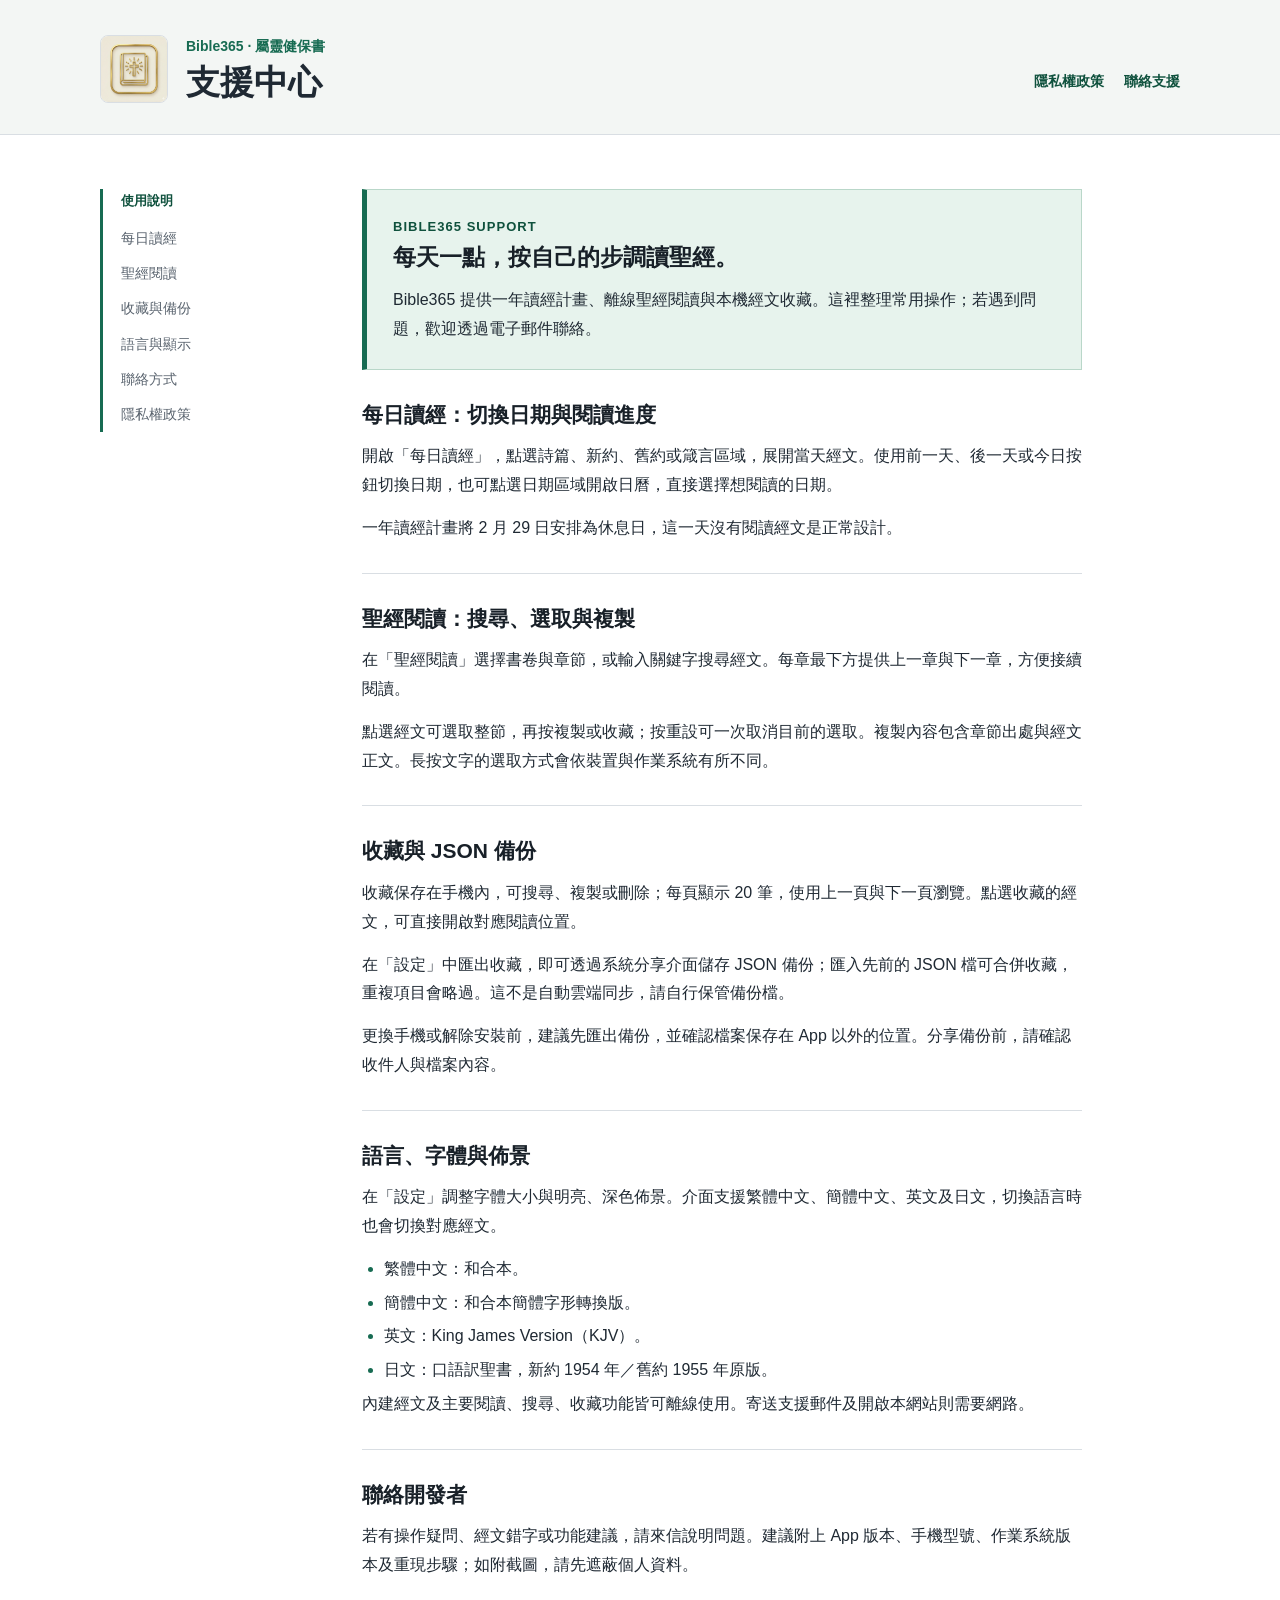
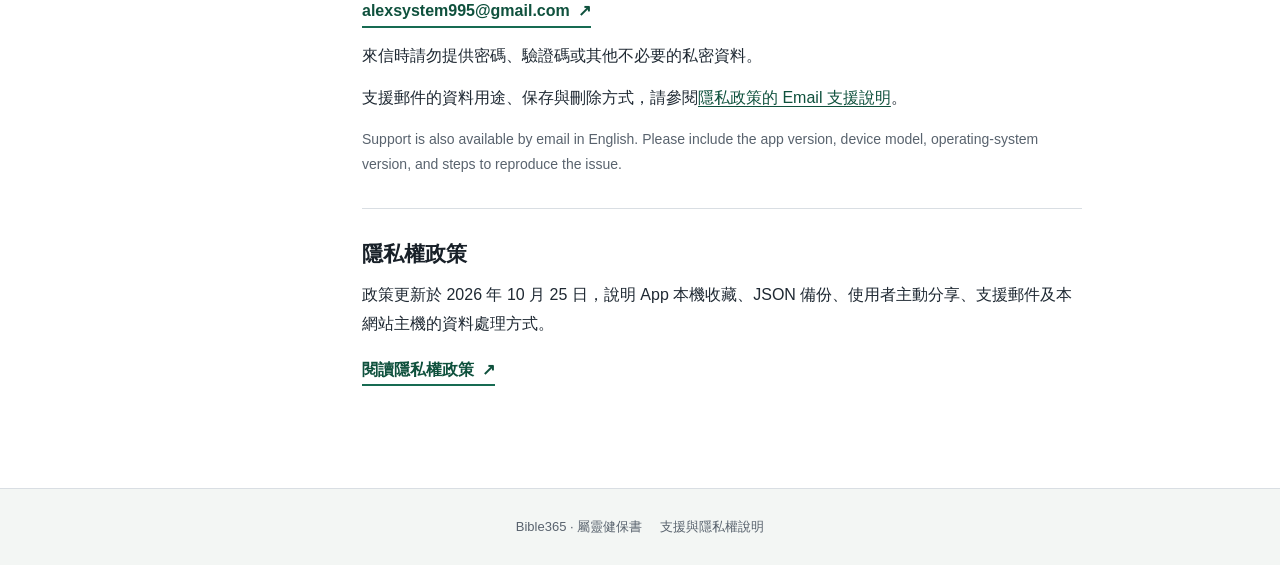
<file: index.html>
<!doctype html>
<html lang="zh-Hant">
<head>
  <meta charset="utf-8">
  <meta name="viewport" content="width=device-width, initial-scale=1">
  <title>Bible365｜支援中心</title>
  <meta name="description" content="Bible365 支援中心：每日讀經、離線聖經、收藏備份的使用說明、問題回報與隱私權政策。">
  <link rel="canonical" href="https://alexlu2020.github.io/bible365-support/">
  <link rel="icon" href="icon.png">
  <link rel="apple-touch-icon" href="icon.png">
  <link rel="stylesheet" href="styles.css">
</head>
<body>
  <a class="skip-link" href="#main-content">跳至主要內容</a>
  <header class="site-header">
    <div class="header-inner">
      <div class="brand">
        <img src="icon.png" width="68" height="68" alt="Bible365 App 圖示">
        <div><p class="app-label">Bible365 · 屬靈健保書</p><h1>支援中心</h1></div>
      </div>
      <nav class="top-links" aria-label="網站導覽">
        <a href="privacy/">隱私權政策</a>
        <a href="#contact">聯絡支援</a>
      </nav>
    </div>
  </header>
  <main id="main-content" class="page-shell">
    <aside aria-label="支援內容導覽">
      <p class="toc-title">使用說明</p>
      <nav>
        <a href="#daily">每日讀經</a>
        <a href="#reader">聖經閱讀</a>
        <a href="#favorites">收藏與備份</a>
        <a href="#settings">語言與顯示</a>
        <a href="#contact">聯絡方式</a>
        <a href="privacy/">隱私權政策</a>
      </nav>
    </aside>
    <article>
      <section class="summary" aria-labelledby="summary-title">
        <p class="eyebrow">BIBLE365 SUPPORT</p>
        <h2 id="summary-title">每天一點，按自己的步調讀聖經。</h2>
        <p>Bible365 提供一年讀經計畫、離線聖經閱讀與本機經文收藏。這裡整理常用操作；若遇到問題，歡迎透過電子郵件聯絡。</p>
      </section>
      <section id="daily">
        <h2>每日讀經：切換日期與閱讀進度</h2>
        <p>開啟「每日讀經」，點選詩篇、新約、舊約或箴言區域，展開當天經文。使用前一天、後一天或今日按鈕切換日期，也可點選日期區域開啟日曆，直接選擇想閱讀的日期。</p>
        <p>一年讀經計畫將 2 月 29 日安排為休息日，這一天沒有閱讀經文是正常設計。</p>
      </section>
      <section id="reader">
        <h2>聖經閱讀：搜尋、選取與複製</h2>
        <p>在「聖經閱讀」選擇書卷與章節，或輸入關鍵字搜尋經文。每章最下方提供上一章與下一章，方便接續閱讀。</p>
        <p>點選經文可選取整節，再按複製或收藏；按重設可一次取消目前的選取。複製內容包含章節出處與經文正文。長按文字的選取方式會依裝置與作業系統有所不同。</p>
      </section>
      <section id="favorites">
        <h2>收藏與 JSON 備份</h2>
        <p>收藏保存在手機內，可搜尋、複製或刪除；每頁顯示 20 筆，使用上一頁與下一頁瀏覽。點選收藏的經文，可直接開啟對應閱讀位置。</p>
        <p>在「設定」中匯出收藏，即可透過系統分享介面儲存 JSON 備份；匯入先前的 JSON 檔可合併收藏，重複項目會略過。這不是自動雲端同步，請自行保管備份檔。</p>
        <p>更換手機或解除安裝前，建議先匯出備份，並確認檔案保存在 App 以外的位置。分享備份前，請確認收件人與檔案內容。</p>
      </section>
      <section id="settings">
        <h2>語言、字體與佈景</h2>
        <p>在「設定」調整字體大小與明亮、深色佈景。介面支援繁體中文、簡體中文、英文及日文，切換語言時也會切換對應經文。</p>
        <ul>
          <li>繁體中文：和合本。</li>
          <li>簡體中文：和合本簡體字形轉換版。</li>
          <li>英文：King James Version（KJV）。</li>
          <li>日文：口語訳聖書，新約 1954 年／舊約 1955 年原版。</li>
        </ul>
        <p>內建經文及主要閱讀、搜尋、收藏功能皆可離線使用。寄送支援郵件及開啟本網站則需要網路。</p>
      </section>
      <section id="contact">
        <h2>聯絡開發者</h2>
        <p>若有操作疑問、經文錯字或功能建議，請來信說明問題。建議附上 App 版本、手機型號、作業系統版本及重現步驟；如附截圖，請先遮蔽個人資料。</p>
        <p><a class="contact-link" href="mailto:alexsystem995@gmail.com">alexsystem995@gmail.com <span aria-hidden="true">↗</span></a></p>
        <p>來信時請勿提供密碼、驗證碼或其他不必要的私密資料。</p>
        <p>支援郵件的資料用途、保存與刪除方式，請參閱<a href="privacy/#support-email">隱私政策的 Email 支援說明</a>。</p>
        <p class="muted">Support is also available by email in English. Please include the app version, device model, operating-system version, and steps to reproduce the issue.</p>
      </section>
      <section id="privacy">
        <h2>隱私權政策</h2>
        <p>政策更新於 2026 年 10 月 25 日，說明 App 本機收藏、JSON 備份、使用者主動分享、支援郵件及本網站主機的資料處理方式。</p>
        <a class="contact-link" href="privacy/">閱讀隱私權政策 <span aria-hidden="true">↗</span></a>
      </section>
    </article>
  </main>
  <footer><p>Bible365 · 屬靈健保書</p><p>支援與隱私權說明</p></footer>
</body>
</html>
</file>
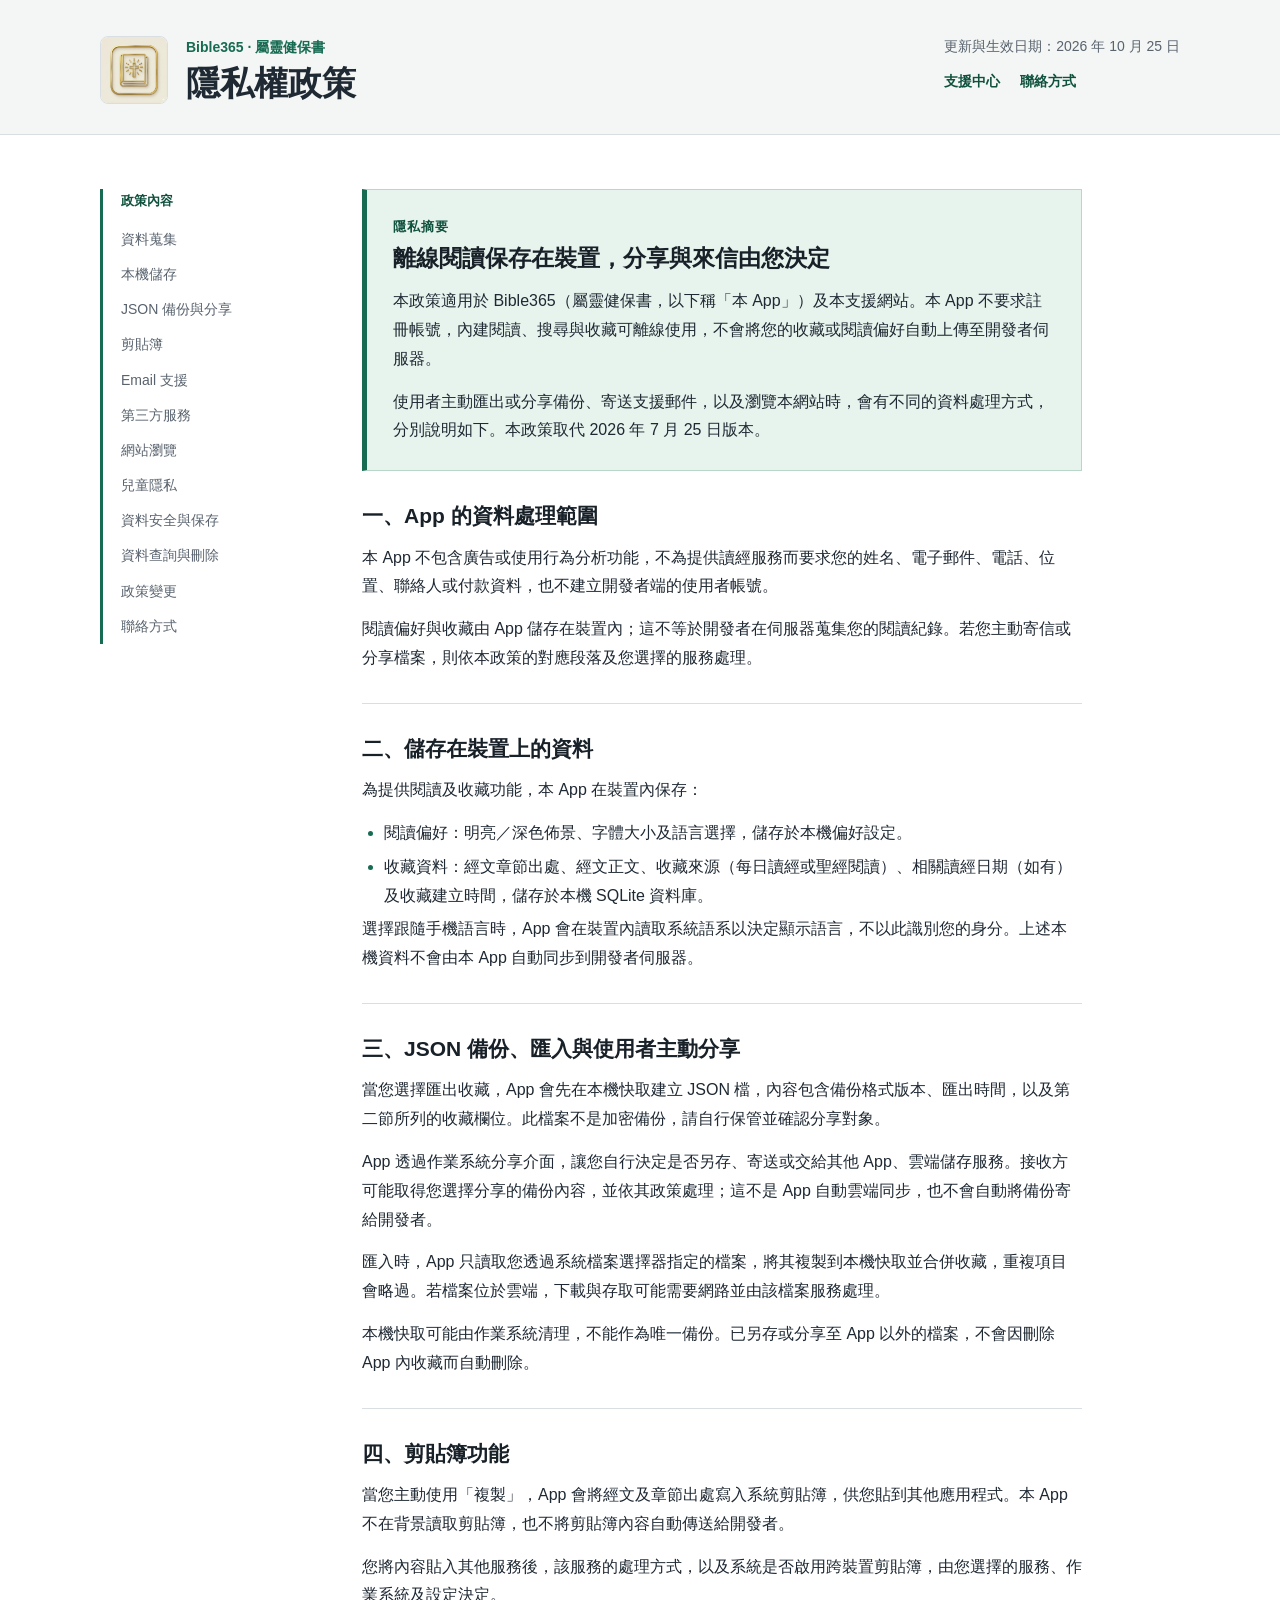
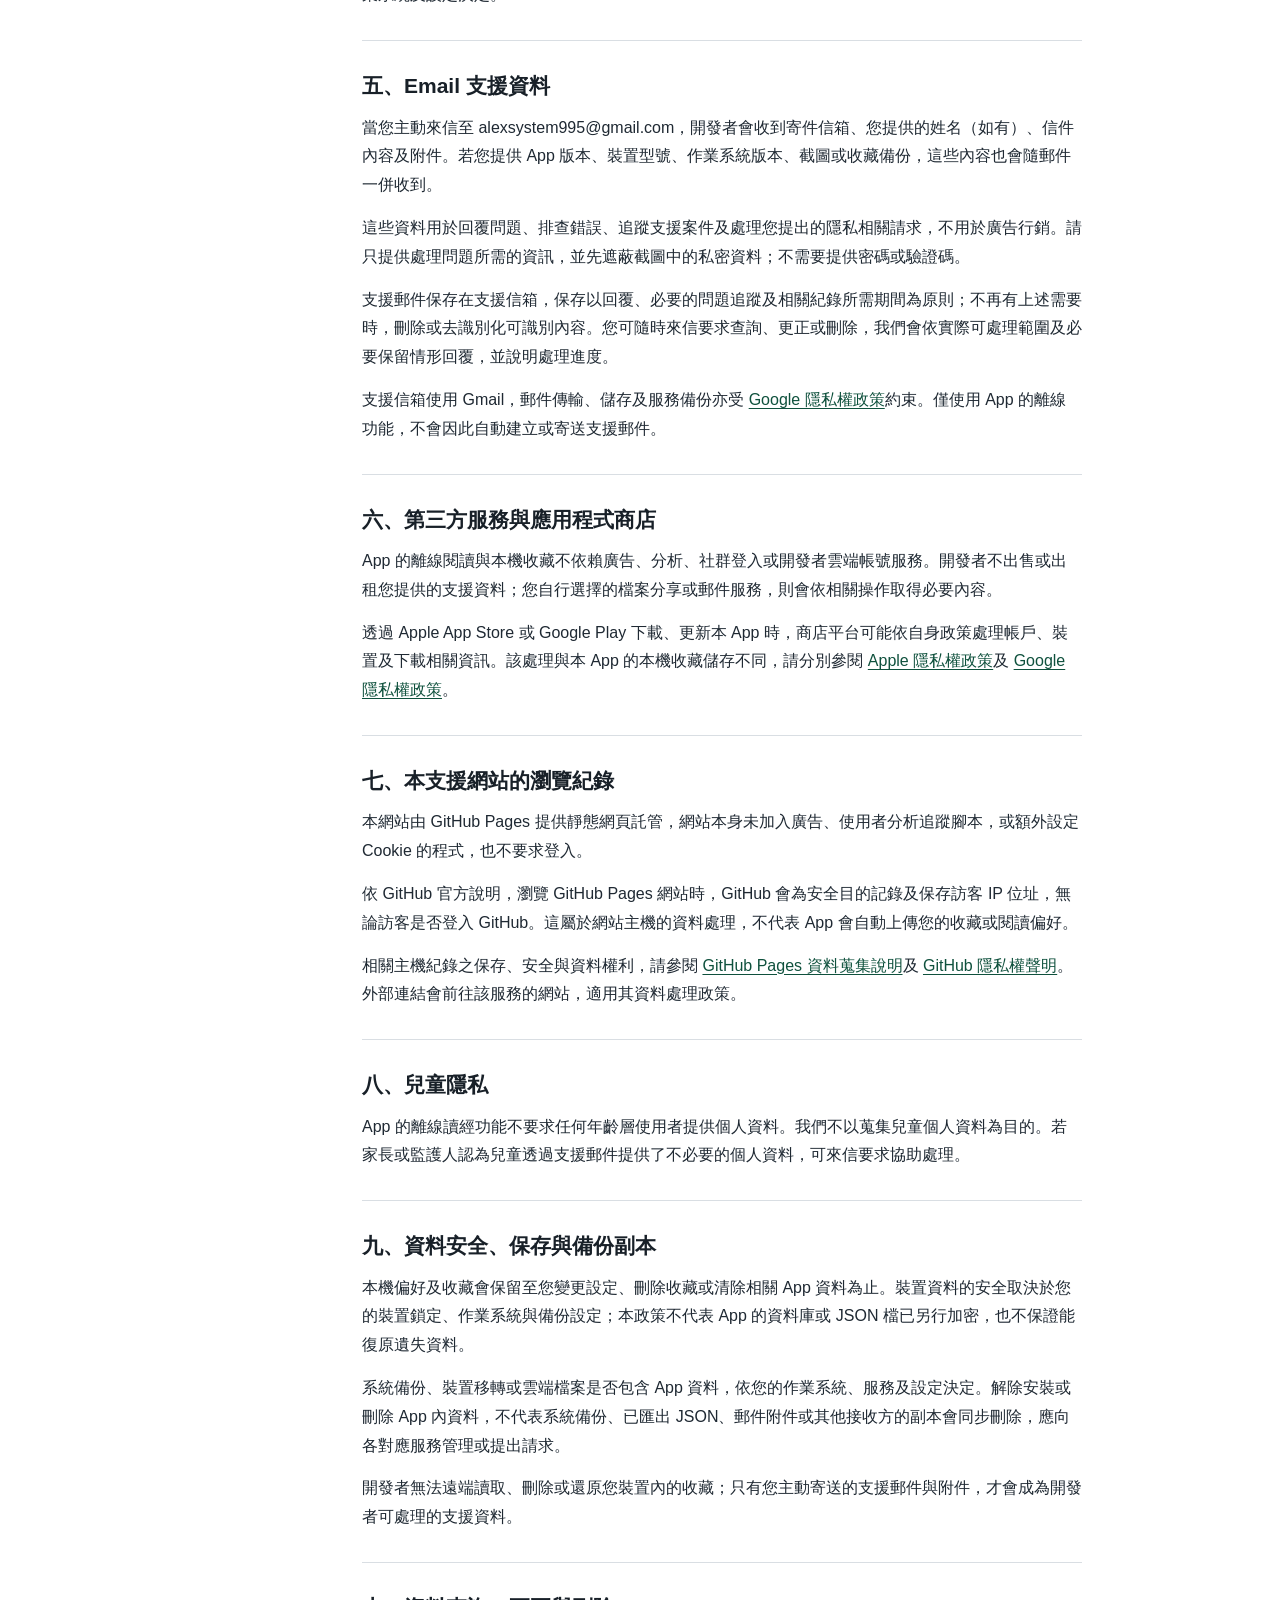
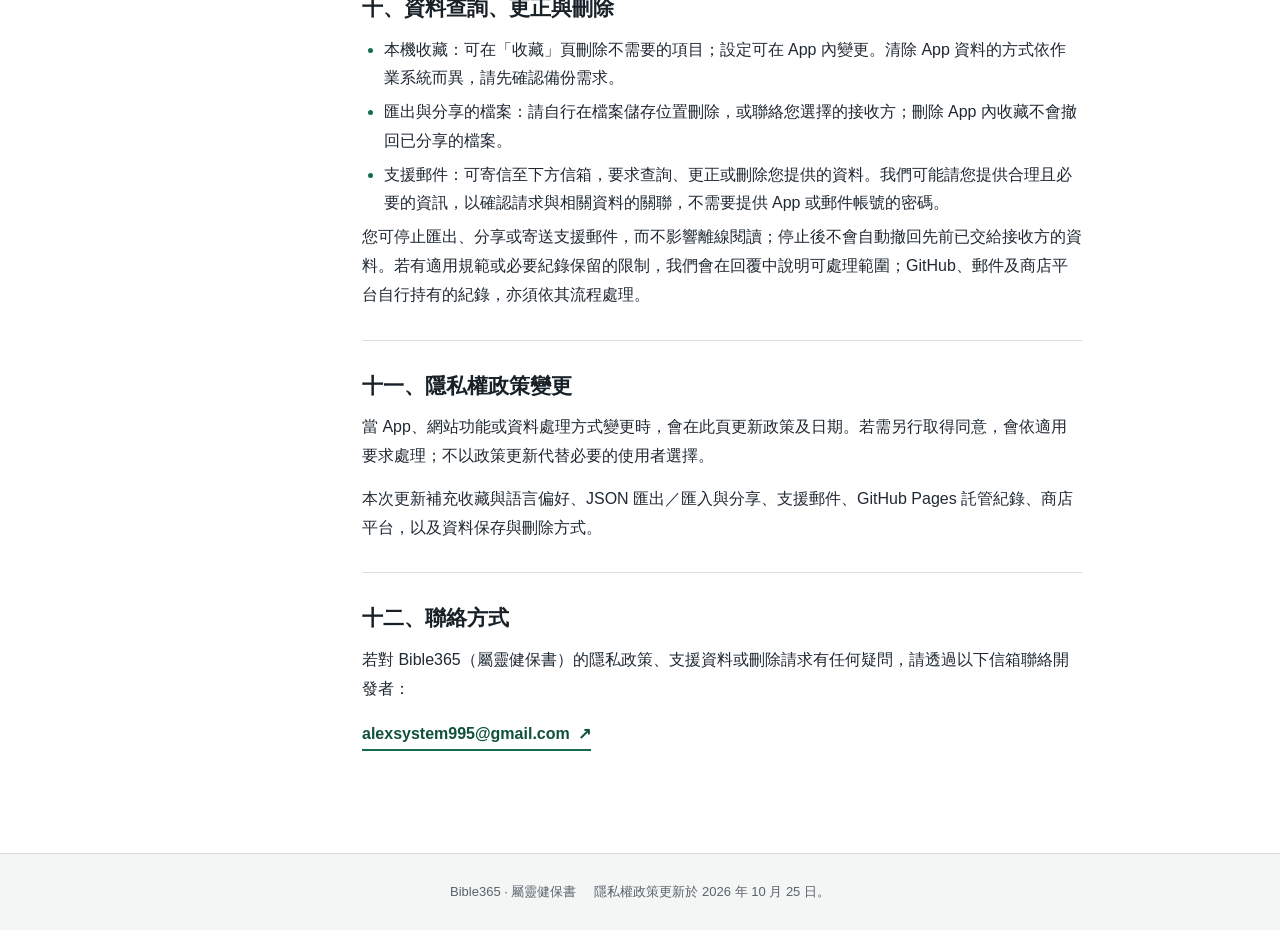
<file: privacy/index.html>
<!doctype html>
<html lang="zh-Hant">
<head>
  <meta charset="utf-8">
  <meta name="viewport" content="width=device-width, initial-scale=1">
  <title>隱私權政策｜Bible365</title>
  <meta name="description" content="Bible365（屬靈健保書）的本機收藏、JSON 備份、剪貼簿、Email 支援及 GitHub Pages 網站資料處理說明。">
  <link rel="canonical" href="https://alexlu2020.github.io/bible365-support/privacy/">
  <link rel="icon" href="../icon.png">
  <link rel="apple-touch-icon" href="../icon.png">
  <link rel="stylesheet" href="../styles.css">
</head>
<body>
  <a class="skip-link" href="#main-content">跳至主要內容</a>
  <header class="site-header">
    <div class="header-inner">
      <div class="brand">
        <img src="../icon.png" width="68" height="68" alt="Bible365 App 圖示">
        <div><p class="app-label">Bible365 · 屬靈健保書</p><h1>隱私權政策</h1></div>
      </div>
      <div><p class="effective-date">更新與生效日期：2026 年 10 月 25 日</p><nav class="top-links" aria-label="網站導覽"><a href="../">支援中心</a><a href="#contact">聯絡方式</a></nav></div>
    </div>
  </header>
  <main id="main-content" class="page-shell">
    <aside aria-label="政策內容導覽">
      <p class="toc-title">政策內容</p>
      <nav>
        <a href="#collection">資料蒐集</a>
        <a href="#local-storage">本機儲存</a>
        <a href="#backups">JSON 備份與分享</a>
        <a href="#clipboard">剪貼簿</a>
        <a href="#support-email">Email 支援</a>
        <a href="#third-parties">第三方服務</a>
        <a href="#website">網站瀏覽</a>
        <a href="#children">兒童隱私</a>
        <a href="#security">資料安全與保存</a>
        <a href="#rights">資料查詢與刪除</a>
        <a href="#changes">政策變更</a>
        <a href="#contact">聯絡方式</a>
      </nav>
    </aside>
    <article>
      <section class="summary" aria-labelledby="summary-title">
        <p class="eyebrow">隱私摘要</p>
        <h2 id="summary-title">離線閱讀保存在裝置，分享與來信由您決定</h2>
        <p>本政策適用於 Bible365（屬靈健保書，以下稱「本 App」）及本支援網站。本 App 不要求註冊帳號，內建閱讀、搜尋與收藏可離線使用，不會將您的收藏或閱讀偏好自動上傳至開發者伺服器。</p>
        <p>使用者主動匯出或分享備份、寄送支援郵件，以及瀏覽本網站時，會有不同的資料處理方式，分別說明如下。本政策取代 2026 年 7 月 25 日版本。</p>
      </section>
      <section id="collection">
        <h2>一、App 的資料處理範圍</h2>
        <p>本 App 不包含廣告或使用行為分析功能，不為提供讀經服務而要求您的姓名、電子郵件、電話、位置、聯絡人或付款資料，也不建立開發者端的使用者帳號。</p>
        <p>閱讀偏好與收藏由 App 儲存在裝置內；這不等於開發者在伺服器蒐集您的閱讀紀錄。若您主動寄信或分享檔案，則依本政策的對應段落及您選擇的服務處理。</p>
      </section>
      <section id="local-storage">
        <h2>二、儲存在裝置上的資料</h2>
        <p>為提供閱讀及收藏功能，本 App 在裝置內保存：</p>
        <ul>
          <li>閱讀偏好：明亮／深色佈景、字體大小及語言選擇，儲存於本機偏好設定。</li>
          <li>收藏資料：經文章節出處、經文正文、收藏來源（每日讀經或聖經閱讀）、相關讀經日期（如有）及收藏建立時間，儲存於本機 SQLite 資料庫。</li>
        </ul>
        <p>選擇跟隨手機語言時，App 會在裝置內讀取系統語系以決定顯示語言，不以此識別您的身分。上述本機資料不會由本 App 自動同步到開發者伺服器。</p>
      </section>
      <section id="backups">
        <h2>三、JSON 備份、匯入與使用者主動分享</h2>
        <p>當您選擇匯出收藏，App 會先在本機快取建立 JSON 檔，內容包含備份格式版本、匯出時間，以及第二節所列的收藏欄位。此檔案不是加密備份，請自行保管並確認分享對象。</p>
        <p>App 透過作業系統分享介面，讓您自行決定是否另存、寄送或交給其他 App、雲端儲存服務。接收方可能取得您選擇分享的備份內容，並依其政策處理；這不是 App 自動雲端同步，也不會自動將備份寄給開發者。</p>
        <p>匯入時，App 只讀取您透過系統檔案選擇器指定的檔案，將其複製到本機快取並合併收藏，重複項目會略過。若檔案位於雲端，下載與存取可能需要網路並由該檔案服務處理。</p>
        <p>本機快取可能由作業系統清理，不能作為唯一備份。已另存或分享至 App 以外的檔案，不會因刪除 App 內收藏而自動刪除。</p>
      </section>
      <section id="clipboard">
        <h2>四、剪貼簿功能</h2>
        <p>當您主動使用「複製」，App 會將經文及章節出處寫入系統剪貼簿，供您貼到其他應用程式。本 App 不在背景讀取剪貼簿，也不將剪貼簿內容自動傳送給開發者。</p>
        <p>您將內容貼入其他服務後，該服務的處理方式，以及系統是否啟用跨裝置剪貼簿，由您選擇的服務、作業系統及設定決定。</p>
      </section>
      <section id="support-email">
        <h2>五、Email 支援資料</h2>
        <p>當您主動來信至 alexsystem995@gmail.com，開發者會收到寄件信箱、您提供的姓名（如有）、信件內容及附件。若您提供 App 版本、裝置型號、作業系統版本、截圖或收藏備份，這些內容也會隨郵件一併收到。</p>
        <p>這些資料用於回覆問題、排查錯誤、追蹤支援案件及處理您提出的隱私相關請求，不用於廣告行銷。請只提供處理問題所需的資訊，並先遮蔽截圖中的私密資料；不需要提供密碼或驗證碼。</p>
        <p>支援郵件保存在支援信箱，保存以回覆、必要的問題追蹤及相關紀錄所需期間為原則；不再有上述需要時，刪除或去識別化可識別內容。您可隨時來信要求查詢、更正或刪除，我們會依實際可處理範圍及必要保留情形回覆，並說明處理進度。</p>
        <p>支援信箱使用 Gmail，郵件傳輸、儲存及服務備份亦受 <a href="https://policies.google.com/privacy" target="_blank" rel="noopener noreferrer">Google 隱私權政策</a>約束。僅使用 App 的離線功能，不會因此自動建立或寄送支援郵件。</p>
      </section>
      <section id="third-parties">
        <h2>六、第三方服務與應用程式商店</h2>
        <p>App 的離線閱讀與本機收藏不依賴廣告、分析、社群登入或開發者雲端帳號服務。開發者不出售或出租您提供的支援資料；您自行選擇的檔案分享或郵件服務，則會依相關操作取得必要內容。</p>
        <p>透過 Apple App Store 或 Google Play 下載、更新本 App 時，商店平台可能依自身政策處理帳戶、裝置及下載相關資訊。該處理與本 App 的本機收藏儲存不同，請分別參閱 <a href="https://www.apple.com/legal/privacy/" target="_blank" rel="noopener noreferrer">Apple 隱私權政策</a>及 <a href="https://policies.google.com/privacy" target="_blank" rel="noopener noreferrer">Google 隱私權政策</a>。</p>
      </section>
      <section id="website">
        <h2>七、本支援網站的瀏覽紀錄</h2>
        <p>本網站由 GitHub Pages 提供靜態網頁託管，網站本身未加入廣告、使用者分析追蹤腳本，或額外設定 Cookie 的程式，也不要求登入。</p>
        <p>依 GitHub 官方說明，瀏覽 GitHub Pages 網站時，GitHub 會為安全目的記錄及保存訪客 IP 位址，無論訪客是否登入 GitHub。這屬於網站主機的資料處理，不代表 App 會自動上傳您的收藏或閱讀偏好。</p>
        <p>相關主機紀錄之保存、安全與資料權利，請參閱 <a href="https://docs.github.com/en/pages/getting-started-with-github-pages/what-is-github-pages#data-collection" target="_blank" rel="noopener noreferrer">GitHub Pages 資料蒐集說明</a>及 <a href="https://docs.github.com/en/site-policy/privacy-policies/github-general-privacy-statement" target="_blank" rel="noopener noreferrer">GitHub 隱私權聲明</a>。外部連結會前往該服務的網站，適用其資料處理政策。</p>
      </section>
      <section id="children">
        <h2>八、兒童隱私</h2>
        <p>App 的離線讀經功能不要求任何年齡層使用者提供個人資料。我們不以蒐集兒童個人資料為目的。若家長或監護人認為兒童透過支援郵件提供了不必要的個人資料，可來信要求協助處理。</p>
      </section>
      <section id="security">
        <h2>九、資料安全、保存與備份副本</h2>
        <p>本機偏好及收藏會保留至您變更設定、刪除收藏或清除相關 App 資料為止。裝置資料的安全取決於您的裝置鎖定、作業系統與備份設定；本政策不代表 App 的資料庫或 JSON 檔已另行加密，也不保證能復原遺失資料。</p>
        <p>系統備份、裝置移轉或雲端檔案是否包含 App 資料，依您的作業系統、服務及設定決定。解除安裝或刪除 App 內資料，不代表系統備份、已匯出 JSON、郵件附件或其他接收方的副本會同步刪除，應向各對應服務管理或提出請求。</p>
        <p>開發者無法遠端讀取、刪除或還原您裝置內的收藏；只有您主動寄送的支援郵件與附件，才會成為開發者可處理的支援資料。</p>
      </section>
      <section id="rights">
        <h2>十、資料查詢、更正與刪除</h2>
        <ul>
          <li>本機收藏：可在「收藏」頁刪除不需要的項目；設定可在 App 內變更。清除 App 資料的方式依作業系統而異，請先確認備份需求。</li>
          <li>匯出與分享的檔案：請自行在檔案儲存位置刪除，或聯絡您選擇的接收方；刪除 App 內收藏不會撤回已分享的檔案。</li>
          <li>支援郵件：可寄信至下方信箱，要求查詢、更正或刪除您提供的資料。我們可能請您提供合理且必要的資訊，以確認請求與相關資料的關聯，不需要提供 App 或郵件帳號的密碼。</li>
        </ul>
        <p>您可停止匯出、分享或寄送支援郵件，而不影響離線閱讀；停止後不會自動撤回先前已交給接收方的資料。若有適用規範或必要紀錄保留的限制，我們會在回覆中說明可處理範圍；GitHub、郵件及商店平台自行持有的紀錄，亦須依其流程處理。</p>
      </section>
      <section id="changes">
        <h2>十一、隱私權政策變更</h2>
        <p>當 App、網站功能或資料處理方式變更時，會在此頁更新政策及日期。若需另行取得同意，會依適用要求處理；不以政策更新代替必要的使用者選擇。</p>
        <p>本次更新補充收藏與語言偏好、JSON 匯出／匯入與分享、支援郵件、GitHub Pages 託管紀錄、商店平台，以及資料保存與刪除方式。</p>
      </section>
      <section id="contact">
        <h2>十二、聯絡方式</h2>
        <p>若對 Bible365（屬靈健保書）的隱私政策、支援資料或刪除請求有任何疑問，請透過以下信箱聯絡開發者：</p>
        <p><a class="contact-link" href="mailto:alexsystem995@gmail.com">alexsystem995@gmail.com <span aria-hidden="true">↗</span></a></p>
      </section>
    </article>
  </main>
  <footer><p>Bible365 · 屬靈健保書</p><p>隱私權政策更新於 2026 年 10 月 25 日。</p></footer>
</body>
</html>
</file>
<file: styles.css>
:root {
  --ink: #1f2933;
  --muted: #59636e;
  --line: #d9dee3;
  --paper: #ffffff;
  --wash: #f3f6f4;
  --accent: #176b52;
  --accent-dark: #0f513d;
  --highlight: #e7f3ed;
}
* { box-sizing: border-box; }
html { scroll-behavior: smooth; }
body { margin: 0; background: var(--paper); color: var(--ink); font-family: "Noto Sans TC", "PingFang TC", "Microsoft JhengHei", sans-serif; font-size: 16px; line-height: 1.8; }
a { color: var(--accent-dark); text-underline-offset: 3px; overflow-wrap: anywhere; }
a:focus-visible { outline: 3px solid var(--accent); outline-offset: 4px; border-radius: 2px; }
.skip-link { position: absolute; left: 12px; top: -100px; z-index: 5; padding: 8px 16px; background: var(--paper); border: 2px solid var(--accent); }
.skip-link:focus { top: 12px; }
.site-header { border-bottom: 1px solid var(--line); background: var(--wash); }
.header-inner { width: min(1080px, calc(100% - 40px)); margin: 0 auto; padding: 34px 0 30px; display: flex; align-items: flex-end; justify-content: space-between; gap: 28px; }
.brand { display: flex; align-items: center; gap: 18px; }
.brand img { width: 68px; height: 68px; border: 1px solid var(--line); border-radius: 8px; background: #fff; object-fit: contain; }
.app-label, .effective-date, .toc-title, .eyebrow, footer p { margin: 0; }
.app-label { color: var(--accent); font-size: 14px; font-weight: 700; }
h1 { margin: 2px 0 0; font-size: 34px; line-height: 1.25; font-weight: 800; }
.effective-date { color: var(--muted); font-size: 14px; }
.page-shell { width: min(1080px, calc(100% - 40px)); margin: 0 auto; display: grid; grid-template-columns: 190px minmax(0, 720px); gap: 72px; padding: 54px 0 72px; }
aside { align-self: start; position: sticky; top: 28px; border-left: 3px solid var(--accent); padding-left: 18px; }
.toc-title { margin-bottom: 9px; font-size: 13px; font-weight: 800; color: var(--accent-dark); }
nav { display: flex; flex-direction: column; }
nav a { padding: 5px 0; color: var(--muted); font-size: 14px; text-decoration: none; }
nav a:hover, nav a:focus-visible { color: var(--accent); text-decoration: underline; }
.top-links { flex-direction: row; flex-wrap: wrap; gap: 20px; }
.top-links a { padding: 10px 0; color: var(--accent-dark); font-weight: 700; }
article { min-width: 0; }
article section { scroll-margin-top: 28px; padding: 30px 0; border-bottom: 1px solid var(--line); }
article section:first-child { padding-top: 25px; }
article section:last-child { border-bottom: 0; }
.summary { border: 1px solid #b9d7c9; border-left: 5px solid var(--accent); padding: 25px 26px; background: var(--highlight); }
.eyebrow { color: var(--accent-dark); font-size: 13px; font-weight: 800; letter-spacing: .08em; }
h2 { margin: 0 0 12px; color: #182028; font-size: 21px; line-height: 1.45; font-weight: 800; }
.summary h2 { margin-top: 3px; font-size: 23px; }
p { margin: 0 0 14px; }
p:last-child { margin-bottom: 0; }
ul { margin: 8px 0 0; padding-left: 1.35em; }
li { margin: 5px 0; }
li::marker { color: var(--accent); }
.contact-link { display: inline-flex; align-items: center; gap: 8px; margin-top: 3px; border-bottom: 2px solid var(--accent); color: var(--accent-dark); font-weight: 800; text-decoration: none; max-width: 100%; }
.contact-link:hover { color: var(--accent); }
.muted { color: var(--muted); font-size: 14px; }
footer { border-top: 1px solid var(--line); background: var(--wash); padding: 26px 20px; display: flex; justify-content: center; flex-wrap: wrap; gap: 18px; color: var(--muted); font-size: 13px; text-align: center; }
@media (max-width: 760px) {
  .header-inner { width: min(100% - 32px, 680px); padding: 24px 0; align-items: flex-start; flex-direction: column; gap: 12px; }
  .brand { gap: 13px; }
  .brand img { width: 54px; height: 54px; }
  h1 { font-size: 28px; }
  .page-shell { width: min(100% - 32px, 680px); display: block; padding: 30px 0 52px; }
  aside { position: static; margin-bottom: 25px; }
  nav { flex-direction: row; flex-wrap: wrap; column-gap: 18px; row-gap: 2px; }
  nav a { padding: 8px 0; }
  article section { padding: 25px 0; }
  .summary { padding: 21px 18px; }
  article section:first-child { padding-top: 21px; }
  .summary h2 { font-size: 21px; }
  footer { flex-direction: column; gap: 2px; }
}
@media (prefers-reduced-motion: reduce) { html { scroll-behavior: auto; } }
</file>
